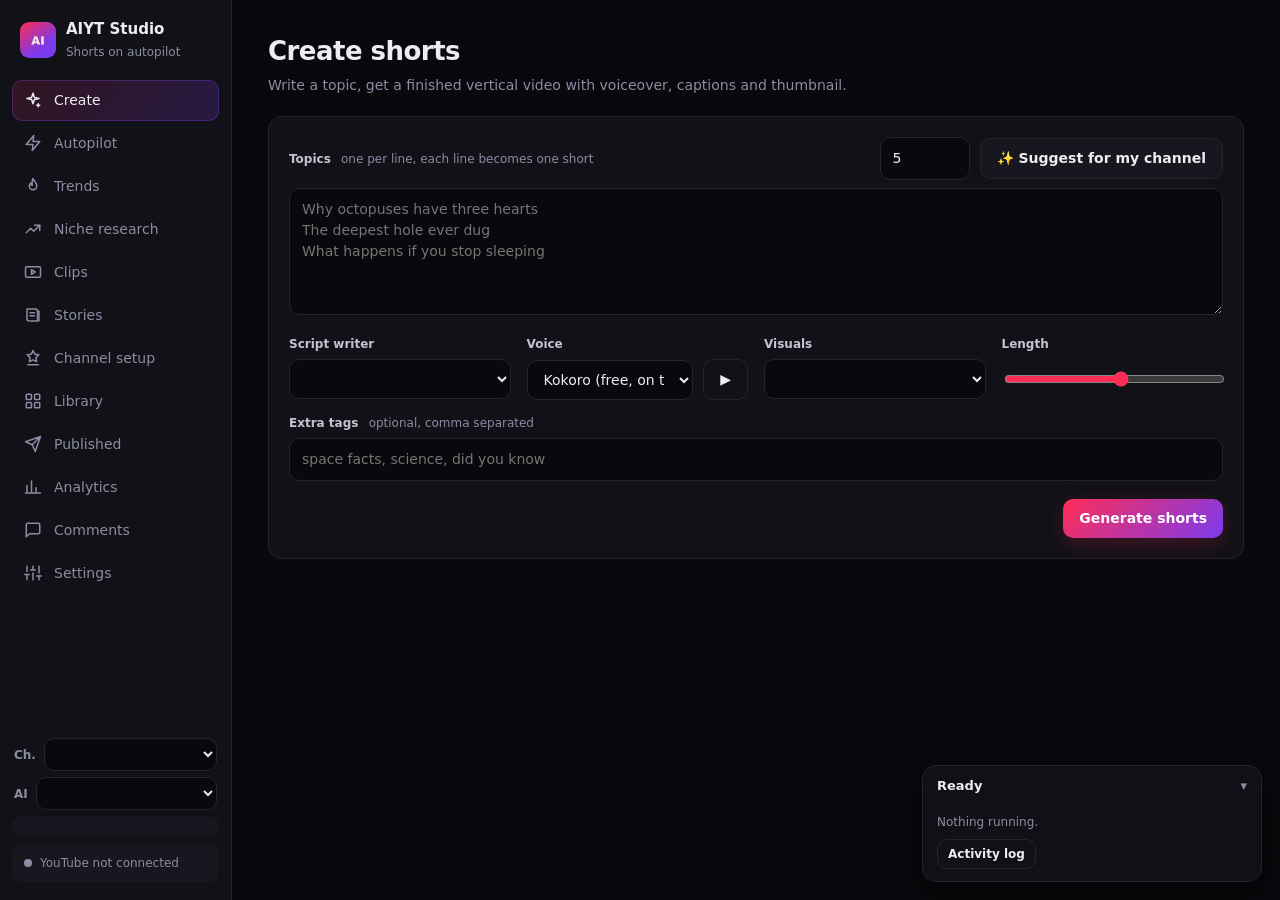
<file: ui/index.html>
<!doctype html>
<html lang="en">
<head>
  <meta charset="utf-8" />
  <meta name="viewport" content="width=device-width, initial-scale=1" />
  <title>AIYT Studio</title>
  <link rel="stylesheet" href="style.css" />
</head>
<body>
  <aside class="sidebar">
    <div class="brand"><img src="icon.png" alt="" /><div><b>AIYT Studio</b><small>Shorts on autopilot</small></div></div>
    <nav>
      <button data-page="create" class="active"><svg viewBox="0 0 24 24"><path d="M12 3l1.9 5.8L20 10l-6.1 1.2L12 17l-1.9-5.8L4 10l6.1-1.2z"/><path d="M19 17v4M17 19h4"/></svg>Create</button>
      <button data-page="autopilot"><svg viewBox="0 0 24 24"><path d="M13 2 3 14h9l-1 8 10-12h-9l1-8z"/></svg>Autopilot</button>
      <button data-page="trends"><svg viewBox="0 0 24 24"><path d="M12 2c1 4 5 5 5 10a5 5 0 0 1-10 0c0-2 1-3 2-4 0 2 1 3 2 3 0-3-1-6 1-9z"/></svg>Trends</button>
      <button data-page="research"><svg viewBox="0 0 24 24"><path d="M3 17l6-6 4 4 8-8"/><path d="M14 7h7v7"/></svg>Niche research</button>
      <button data-page="clips"><svg viewBox="0 0 24 24"><rect x="2" y="5" width="20" height="14" rx="2"/><path d="M10 9l5 3-5 3z"/></svg>Clips</button>
      <button data-page="stories"><svg viewBox="0 0 24 24"><path d="M4 4h11a3 3 0 0 1 3 3v13H7a3 3 0 0 1-3-3z"/><path d="M18 7h2v13"/><path d="M8 9h6M8 13h6"/></svg>Stories</button>
      <button data-page="rebrand"><svg viewBox="0 0 24 24"><path d="M12 2l2.4 4.9 5.4.8-3.9 3.8.9 5.4L12 14.4l-4.8 2.5.9-5.4-3.9-3.8 5.4-.8z"/><path d="M5 21h14"/></svg>Channel setup</button>
      <button data-page="library"><svg viewBox="0 0 24 24"><rect x="3" y="3" width="7" height="7" rx="1.5"/><rect x="14" y="3" width="7" height="7" rx="1.5"/><rect x="3" y="14" width="7" height="7" rx="1.5"/><rect x="14" y="14" width="7" height="7" rx="1.5"/></svg>Library</button>
      <button data-page="published"><svg viewBox="0 0 24 24"><path d="M22 2 11 13M22 2l-7 20-4-9-9-4z"/></svg>Published</button>
      <button data-page="analytics"><svg viewBox="0 0 24 24"><path d="M4 20V10M10 20V4M16 20v-7M22 20H2"/></svg>Analytics</button>
      <button data-page="comments"><svg viewBox="0 0 24 24"><path d="M21 15a2 2 0 0 1-2 2H7l-4 4V5a2 2 0 0 1 2-2h14a2 2 0 0 1 2 2z"/></svg>Comments</button>
      <button data-page="settings"><svg viewBox="0 0 24 24"><path d="M4 21v-7M4 10V3M12 21v-9M12 8V3M20 21v-5M20 12V3M1 14h6M9 8h6M17 16h6"/></svg>Settings</button>
    </nav>
    <div class="swap"><label for="chanSel">Ch.</label><select id="chanSel" title="Your YouTube channels: switch, or add a new one"></select></div>
    <div class="swap"><label for="aiSwap">AI</label><select id="aiSwap" title="Quick swap: use this AI for every job"></select></div>
    <div class="usage" id="usage" title="AI usage: click for details"></div>
    <div class="channel" id="channel"><span class="dot"></span><span id="channelName">YouTube not connected</span></div>
    <div class="live hidden" id="liveStats" title="Live from YouTube. Click to refresh now"><span class="pulse"></span><div><b id="liveSubs">–</b><small>subscribers</small></div><div><b id="liveViews">–</b><small>views</small></div><div><b id="liveLikes">–</b><small>likes</small></div><div class="mon" id="liveMon"></div><small class="live-age" id="liveAge"></small></div>
  </aside>

  <main>
    <!-- CREATE -->
    <section class="page active" id="page-create">
      <header><h1>Create shorts</h1><p>Write a topic, get a finished vertical video with voiceover, captions and thumbnail.</p></header>
      <div id="setupBox"></div>
      <div class="smartBox"></div>
      <div class="card">
        <div class="row between"><label class="lbl" for="topics" style="margin:0">Topics <span class="hint">one per line, each line becomes one short</span></label>
          <div class="row"><input id="ideaCount" type="number" min="1" max="20" value="5" class="w90" title="How many ideas" /><button id="btnChannelIdeas">✨ Suggest for my channel</button></div></div>
        <p class="note" id="channelAbout" style="margin:6px 0 8px"></p>
        <textarea id="topics" rows="5" placeholder="Why octopuses have three hearts&#10;The deepest hole ever dug&#10;What happens if you stop sleeping"></textarea>
        <div class="grid4">
          <div><label class="lbl">Script writer</label><select data-setting="writer" class="writer-select"></select></div>
          <div><label class="lbl">Voice</label><div class="row"><select data-setting="voice"><option value="kokoro">Kokoro (free, on this PC)</option><option value="piper">Piper (fastest, on this PC)</option><option value="gemini">Gemini AI voice</option><option value="local">Windows voice (basic)</option></select><button class="ghost btnPreview" title="Hear the current voice">▶</button></div></div>
          <div><label class="lbl">Visuals</label><select data-setting="visuals" class="visuals-select"></select></div>
          <div><label class="lbl">Length <span class="hint" id="secondsOut"></span></label><input type="range" min="15" max="90" step="5" data-setting="seconds" id="seconds" /></div>
        </div>
        <label class="lbl" for="createTags">Extra tags <span class="hint">optional, comma separated</span></label>
        <input id="createTags" placeholder="space facts, science, did you know" />
        <div class="row end"><button class="primary" id="btnGenerate">Generate shorts</button></div>
      </div>
    </section>

    <!-- AUTOPILOT -->
    <section class="page" id="page-autopilot">
      <header><h1>Autopilot</h1><p>Run it daily on a schedule, or make one batch now.</p></header>
      <div class="card" id="autoCard">
        <div class="row between"><h3 style="margin:0">Daily automation</h3><label class="row"><input type="checkbox" id="auOn" /> <b>On</b></label></div>
        <p class="note" style="margin:6px 0 0">Every day the AI picks shorts for your channel (a short that is blowing up first, then what is trending in general and in your niche), makes them, and publishes each at its time. If making them runs past a time, that short is published as soon as it is ready. Runs while this app is open.</p>
        <div class="grid4">
          <div><label class="lbl">Shorts per day</label><input id="auPer" type="number" min="1" max="10" /></div>
          <div><label class="lbl">For how many days</label><input id="auDays" type="number" min="1" max="365" /></div>
          <div><label class="lbl">Starting</label><input id="auStart" type="date" /></div>
          <div><label class="lbl">Start making at</label><input id="auMake" type="time" /></div>
        </div>
        <label class="lbl">Publish times</label><div id="auTimes" class="row wrap"></div>
        <div class="row between" style="margin-top:14px"><span class="muted small" id="auStatus"></span><button id="btnAutoNow">Run today's batch now</button></div>
      </div>
      <header style="margin-top:8px"><h1 style="font-size:20px">One-off batch</h1><p>Pick a niche. The AI researches what is working, writes the ideas, makes every short and schedules them on YouTube.</p></header>
      <div class="card">
        <div class="grid2">
          <div><label class="lbl" for="apNiche">Niche</label><input id="apNiche" placeholder="e.g. space facts, ancient history, ocean animals" /></div>
          <div><label class="lbl" for="apCount">How many shorts</label><input id="apCount" type="number" min="1" max="30" value="7" /></div>
        </div>
        <label class="lbl">After making them</label>
        <div class="seg" id="apMode">
          <button data-mode="schedule" class="active">Schedule on YouTube</button>
          <button data-mode="now">Upload now</button>
          <button data-mode="none">Just make them</button>
        </div>
        <div id="apSchedule" class="grid2">
          <div><label class="lbl" for="apStart">First post</label><input id="apStart" type="datetime-local" /></div>
          <div><label class="lbl" for="apPerDay">Posts per day</label><select id="apPerDay"><option>1</option><option selected>2</option><option>3</option><option>4</option><option>6</option></select></div>
        </div>
        <div id="apNow" class="hidden"><label class="lbl">Visibility</label><select id="apPrivacy"><option value="public">Public</option><option value="unlisted">Unlisted</option><option value="private">Private</option></select></div>
        <div id="apSlots" class="slots"></div>
        <p class="note">Uses your Create settings (writer, voice, visuals, length). Scheduled shorts are uploaded as private and YouTube publishes each at its time, so your PC can be off after the uploads finish.</p>
        <div class="row end"><button class="primary" id="btnAutopilot">Start autopilot</button></div>
      </div>
    </section>

    <!-- TRENDS -->
    <section class="page" id="page-trends">
      <header><h1>Trends</h1><p>What is taking off right now on Google and YouTube, which trends fit your channel, and why the winners hold attention.</p></header>
      <div class="smartBox"></div>
      <div class="card row wrap">
        <select id="trGeo" class="w90" title="Country"><option>US</option><option>GB</option><option>CA</option><option>AU</option><option>IN</option><option>ZA</option><option>NG</option><option>DE</option><option>FR</option><option>BR</option></select>
        <select id="trCat" style="width:180px" title="YouTube category"><option value="">All categories</option><option value="28">Science &amp; Tech</option><option value="27">Education</option><option value="24">Entertainment</option><option value="23">Comedy</option><option value="20">Gaming</option><option value="17">Sports</option><option value="10">Music</option><option value="15">Pets &amp; Animals</option><option value="26">How-to &amp; Style</option><option value="25">News</option><option value="2">Cars</option><option value="22">People &amp; Blogs</option></select>
        <label class="row muted small"><input type="checkbox" id="trShorts" checked /> Shorts only</label>
        <span class="grow"></span>
        <button id="btnTrends">Refresh trends</button><button class="primary" id="btnPicks">✨ AI picks for my channel</button>
      </div>
      <div id="trPicks"></div>
      <div class="grid2" style="align-items:start"><div class="card"><h3>Rising on Google today</h3><div id="trGoogle" class="muted small">Press Refresh trends.</div></div>
        <div class="card"><h3>Trending on YouTube</h3><p class="note" id="trNote" style="margin:0 0 8px"></p><div id="trYoutube"></div></div></div>
      <div class="card"><h3>Hot in your niche <span class="hint" id="trNicheQ"></span></h3><div id="trNiche" class="muted small">Press Refresh trends.</div></div>
      <div class="card"><h3>Why does this video work?</h3><p class="note" style="margin:0 0 10px">Paste any YouTube, TikTok, Instagram or X link. It is downloaded and transcribed on this PC, its cuts are measured, and your AI explains the hook, structure and retention tricks.</p>
        <div class="row"><input id="wUrl" class="grow" placeholder="https://www.youtube.com/shorts/…" /><button class="primary" id="btnWatch">Analyze</button></div><div id="wReport"></div></div>
    </section>

    <!-- RESEARCH -->
    <section class="page" id="page-research">
      <header><h1>Niche research</h1><p>Live data from this month's top Shorts, analysed by your AI to find angles, ideas and the tags winners use.</p></header>
      <div class="card row wrap">
        <input id="rsNiche" class="grow" placeholder="Niche to research, e.g. psychology facts" />
        <input id="rsCount" type="number" min="3" max="30" value="10" class="w90" title="Ideas" />
        <button class="primary" id="btnResearch">Research</button>
        <button id="btnSuggest">Suggest niches with AI</button>
      </div>
      <div id="niches" class="niche-grid"></div>
      <div id="rsResult"></div>
    </section>

    <!-- CLIPS -->
    <section class="page" id="page-clips">
      <header><h1>Clips</h1><p>Turn the best moment of a longer video into a short with an AI hook, voice intro, subtitles and thumbnail.</p></header>
      <div class="card">
        <div class="seg" id="clipSrc">
          <button data-src="youtube" class="active">YouTube (Creative Commons)</button><button data-src="twitch">Twitch top clips</button><button data-src="link">Paste links</button>
        </div>
        <div id="srcYoutube" class="row wrap" style="margin-top:14px">
          <input id="ccQuery" class="grow" placeholder="Topic, e.g. space documentary, cooking, science lecture" />
          <button class="primary" id="btnCc">Find videos</button><button id="btnCcChannel">Find for my channel</button>
        </div>
        <div id="srcTwitch" class="row wrap hidden" style="margin-top:14px">
          <input id="twLogin" class="grow" placeholder="Twitch streamer username" />
          <select id="twDays" class="w90"><option value="1">24 h</option><option value="7" selected>7 days</option><option value="30">30 days</option></select>
          <button class="primary" id="btnTwitch">Find top clips</button>
        </div>
        <div id="srcLink" class="hidden" style="margin-top:14px">
          <textarea id="clipLinks" rows="3" placeholder="One link per line: Twitch clips, Kick clips, or YouTube videos you have rights to"></textarea>
        </div>
        <p class="note" id="clipNote"></p>
        <label class="row hidden" id="permRow" style="margin-top:12px"><input type="checkbox" id="permOk" /><span>I have the creator's permission to use these clips, or they are from my own channel.</span></label>
      </div>
      <div class="toolbar"><span class="muted" id="clipSel">0 selected</span>
        <div class="row"><label class="muted small" for="clipPer">Shorts per video</label><select id="clipPer" class="w90"><option>1</option><option selected>2</option><option>3</option><option>4</option><option>5</option></select><input id="clipTags" placeholder="Extra tags (optional)" style="width:220px" /><button class="primary" id="btnMakeClips">Make shorts</button></div></div>
      <div class="card filters" id="clipFilters">
        <div><label class="lbl">Sort</label><select id="fSort">
          <option value="smart">Popular · English first · likes</option><option value="views">Most views</option><option value="likes">Most likes</option>
          <option value="ratio">Best like rate</option><option value="comments">Most comments</option><option value="new">Newest</option><option value="long">Longest</option><option value="short">Shortest</option></select></div>
        <div><label class="lbl">Length <span class="hint">new search</span></label><select id="fLen"><option value="medium">4–20 min</option><option value="long">20+ min</option><option value="short">Under 4 min</option><option value="any">Any</option></select></div>
        <div><label class="lbl">Min views</label><input id="fMin" type="number" min="0" step="1000" placeholder="0" /></div>
        <div><label class="lbl">Show</label><div class="checks"><label><input type="checkbox" id="fEnglish" checked /> English only</label><label><input type="checkbox" id="fFresh" /> Hide used videos</label></div></div>
      </div>
      <div id="clipResults" class="jobs"></div>
      <div class="row" style="justify-content:center;margin-top:16px"><button id="btnMore" class="hidden">Load 50 more</button></div>
    </section>

    <!-- STORIES -->
    <section class="page" id="page-stories">
      <header><h1>Stories</h1><p>Animated story series told in parts. The AI studies the most popular stories in your niche, writes original series with recurring characters, and continues the storyline part after part.</p></header>
      <div id="stSetup"></div>
      <div class="card auto-card" id="stAutoCard">
        <div class="row between"><div><h3 style="margin:0">🔁 Auto make &amp; publish</h3>
          <div class="muted small" id="stAutoState">Makes the next part of your current story and publishes it (parts already made but not posted go first), part after part, until YouTube's daily upload limit for this channel. Then it waits and carries on when the limit resets. When a story ends it starts a new one from what is popular. Runs while this app is open.</div></div>
          <label class="switch"><input type="checkbox" id="stAutorun" aria-label="Auto make and publish" /><span></span></label></div>
      </div>
      <div class="card">
        <h3>This channel's stories</h3>
        <div class="grid4">
          <div><label class="lbl">Story channel <span class="hint">Autopilot and ⚡ then make story parts</span></label><select id="stEnabled"><option value="false">Off</option><option value="true">On</option></select></div>
          <div><label class="lbl">Style</label><select id="stStyle"><option value="pixel">8-bit pixel art (recommended)</option><option value="fast">Fast: drawn with code</option><option value="slow">Slow: AI pictures</option></select></div>
          <div><label class="lbl">Part length <span class="hint" id="stSecsOut"></span></label><input type="range" id="stSecs" min="20" max="90" step="5" /></div>
          <div><label class="lbl">Parts per story</label><input type="number" id="stParts" min="1" max="50" class="w90" /></div>
        </div>
        <div class="grid4">
          <div><label class="lbl">Slow-style pictures</label><select id="stImages"><option value="local">Local: free, on your GPU</option><option value="gemini">Gemini: needs a paid key</option></select></div>
          <div><label class="lbl">Narrator voice</label><select id="stNarrator"></select></div>
          <div><label class="lbl">Story writer</label><select data-setting="writer" class="writer-select"></select></div>
        </div>
        <p class="note" id="stStyleNote"></p>
      </div>
      <div class="card">
        <h3 style="margin:0 0 8px">Popular stories in your niche</h3>
        <div class="row wrap"><input id="stNiche" class="grow" placeholder="Story niche, e.g. home energy comedy (empty = the AI works it out from your channel)" /><button class="primary" id="btnStResearch">🔍 Find popular stories</button></div>
        <div id="stResearch" class="muted small" style="margin-top:8px">Find out which stories are getting the most views in your niche, and get original series ideas inspired by them.</div>
      </div>
      <div class="card">
        <h3>Start a series</h3>
        <div class="row wrap"><input id="stIdea" class="grow" placeholder="Your own idea, e.g. a smart fridge that judges everything its owner eats" /><button class="primary" id="btnStNew">Create series</button></div>
      </div>
      <div class="row between"><h3 style="margin:18px 0 8px">Series</h3><label class="row small"><input type="checkbox" id="stAuto" /> Upload each part to YouTube as soon as it is ready</label></div>
      <div id="stSeries"></div>
    </section>
    <!-- REBRAND -->
    <section class="page" id="page-rebrand">
      <header><h1>Channel setup</h1><p>Start a new channel the smart way: the AI finds the niche most likely to grow and earn, designs the whole channel, and once you link it, starts making the best content for it.</p></header>
      <div class="card">
        <h3>1 · Who designs it?</h3>
        <div class="grid2">
          <div><label class="lbl">Channel type</label><select id="wzKind"><option value="">Shorts channel (facts, clips, trends)</option><option value="story">Story channel (animated story series)</option></select></div>
          <div><label class="lbl">AI for planning and writing</label><select id="wzWriter"></select></div>
          <div><label class="lbl">Images (banner and profile picture) <span class="hint" id="wzImgState"></span></label>
            <div class="row"><select id="wzImage"><option value="flux">FLUX: local, free, on your GPU</option><option value="gemini">Gemini: needs a paid key</option></select>
              <button id="btnFluxSetup" class="hidden">Set up FLUX (~10 GB)</button></div></div>
        </div>
      </div>
      <div class="card">
        <div class="row between"><h3 style="margin:0">2 · Pick the niche</h3><button class="primary" id="btnNiches">✨ Find the best niches for me</button></div>
        <p class="note" style="margin:6px 0 10px">The AI shortlists niches, checks each against this month's real Shorts, and scores the chance a new channel grows and earns.</p>
        <div id="wzNiches" class="niche-grid"></div>
        <div class="row wrap"><input id="rbNiche" class="grow" placeholder="…or type a niche, e.g. luxury cars, true crime, AI tools" />
          <button class="primary" id="btnDesignNew">Design my new channel</button><button id="btnRebrand" title="Redesign the channel you are on now">Redesign current channel</button></div>
      </div>
      <div id="rbResult"></div>
      <div class="card hidden" id="wzLink">
        <h3>3 · Create the channel on YouTube, then link it</h3>
        <ol class="steps">
          <li>Create the channel: <a data-link="https://www.youtube.com/channel_switcher">YouTube → Switch account → Create a channel</a>. Use the name and handle above (tap to copy).</li>
          <li>Google secrets: already set in Settings? If not, add your OAuth client ID and secret there (one time, works for every channel).</li>
          <li>Press <b>Link my new channel</b> and pick it on Google's screen. The app then applies the banner, description, keywords and playlists, and starts finding the best shorts for the niche.</li>
        </ol>
        <div class="row end"><button class="primary" id="btnLinkNew">Link my new channel</button></div>
      </div>
    </section>

    <!-- LIBRARY -->
    <section class="page" id="page-library">
      <header class="row between"><div><h1>Library</h1><p>Everything you have made. Select shorts to upload or schedule them.</p></div>
        <button id="btnOpenOut" class="ghost">Open output folder</button></header>
      <div class="toolbar">
        <div class="seg small" id="libFilter">
          <button data-f="all" class="active">All</button><button data-f="progress">In progress</button><button data-f="draft">Ready to post</button><button data-f="failed">Failed</button>
        </div>
        <div class="row">
          <span class="muted small" id="capInfo"></span><span class="muted" id="selCount">0 selected</span><button class="ghost" id="selAll" title="Select every short ready to post">All</button><button class="ghost" id="selHalf" title="Select the older half (post the rest later)">Half</button><button class="ghost" id="selNone">None</button>
          <input type="datetime-local" id="libStart" title="First post" />
          <select id="libPerDay" title="Posts per day"><option value="1">1/day</option><option value="2" selected>2/day</option><option value="3">3/day</option><option value="4">4/day</option></select>
          <button id="btnSchedule">Schedule</button>
          <select id="libPrivacy"><option value="public">Public</option><option value="unlisted">Unlisted</option><option value="private">Private</option></select>
          <button class="primary" id="btnUploadNow">Upload now</button>
        </div>
      </div>
      <div id="jobs" class="jobs"></div>
    </section>

    <!-- PUBLISHED -->
    <section class="page" id="page-published">
      <header><h1>Published</h1><p>Everything on your channel from this app. Each short can only ever be uploaded once, and the same topic or video moment is never posted twice.</p></header>
      <div class="toolbar"><div class="seg small" id="pubFilter"><button data-f="all" class="active">All</button><button data-f="uploaded">Live</button><button data-f="scheduled">Scheduled</button></div></div>
      <div id="pubJobs" class="jobs"></div>
    </section>

    <!-- ANALYTICS -->
    <section class="page" id="page-analytics">
      <header class="row between"><div><h1>Analytics</h1><p>How your channel is doing, with estimated Shorts revenue. Numbers come from YouTube; revenue is an estimate from your RPM setting.</p></div>
        <button class="primary" id="btnAnalytics">Refresh</button></header>
      <div class="card" id="allCard"><div class="row between"><h3 style="margin:0">📺 All your channels</h3><button class="ghost small" id="btnAll">Refresh</button></div>
        <div id="allBody" class="muted small" style="margin-top:8px">Loading every channel…</div></div>
      <div class="card" id="monCard"><span class="muted small">Loading your progress…</span></div>
      <div class="card" id="formulaCard">
        <div class="row between"><h3 style="margin:0">🧪 Your winning formula <span class="hint">what your best shorts have in common, and more shorts made exactly that way</span></h3>
          <button class="primary" id="btnFormula">Analyse my best shorts</button></div>
        <div id="formulaBody" class="muted small" style="margin-top:8px">Ranks every short by views per day, adds retention and what viewers comment, and compares your best with your weakest to find the exact formula: title, opening line, structure, length, pacing, tone and visuals.</div>
      </div>
      <div id="anTiles" class="tiles"></div>
      <div class="card"><div class="row between"><h3>Studio stats <span class="hint">YouTube Analytics: watch time, retention, traffic</span></h3>
        <div class="row"><select id="stDays" class="w90"><option value="7">7 days</option><option value="28" selected>28 days</option><option value="90">90 days</option><option value="365">1 year</option></select>
          <label class="row muted small"><input type="checkbox" id="stAdvice" checked /> AI advice</label><button id="btnStudio">Load Studio stats</button></div></div>
        <div id="stBody" class="muted small">Shows watch time, average % viewed, subscribers gained and where views come from.</div></div>
      <div class="card"><div class="row between"><h3>Your latest uploads</h3><span class="muted small" id="anNote"></span></div><div id="anTable"></div></div>
    </section>

    <!-- COMMENTS -->
    <section class="page" id="page-comments">
      <header class="row between"><div><h1>Comments</h1><p>The AI drafts replies to new comments. Nothing is posted until you approve it.</p></div>
        <div class="row"><button id="btnPostAll" class="hidden">Post all drafts</button><button class="primary" id="btnComments">Fetch &amp; draft replies</button></div></header>
      <div id="commentList"></div>
    </section>

    <!-- SETTINGS -->
    <section class="page" id="page-settings">
      <header><h1>Settings</h1><p>Changes save automatically. Keys and your YouTube login stay on this computer.</p></header>
      <div class="settings">
        <div class="card">
          <h3>Default AI</h3>
          <p class="note">Use an API key, or a subscription you already pay for through its official command-line app (log in to it once).</p>
          <div id="writerCards" class="writer-cards"></div>
          <label class="lbl">Model override <span class="hint">optional, e.g. haiku · sonnet · gpt-5 · llama3.2:3b. Empty: Claude uses sonnet</span></label>
          <input data-setting="writer_model" placeholder="Use the default model" />
        </div>
<div class="card">          <h3>Models per job</h3>          <p class="note" style="margin:0 0 6px">Pick which AI and model does each kind of work. Cheaper models (Claude haiku/sonnet, Gemini flash-lite, a small Ollama model) stretch your limits further.</p>          <div id="taskModels"></div>          <datalist id="modelList-claude"></datalist><datalist id="modelList-gemini"></datalist><datalist id="modelList-codex"></datalist><datalist id="modelList-opencode"></datalist><datalist id="modelList-ollama"></datalist>        </div>
        <div class="card">
          <h3>YouTube channel</h3>
          <div class="row between"><div><b id="ytStatus">Not connected</b><div class="muted small" id="ytSub">Needed for uploads, scheduling, live research and comments.</div></div>
            <div class="row"><button id="btnDisconnect" class="ghost hidden">Disconnect</button><button class="primary" id="btnConnect">Connect YouTube</button></div></div>
          <div class="grid2">
            <div><label class="lbl">OAuth client ID</label><input data-setting="google_client_id" placeholder="xxxx.apps.googleusercontent.com" /></div>
            <div><label class="lbl">OAuth client secret</label><input data-setting="google_client_secret" type="password" /></div>
          </div>
          <details><summary>How to get these (5 minutes, one time)</summary>
            <ol>
              <li>Open <a data-link="https://console.cloud.google.com/projectcreate">Google Cloud Console</a> and create a project.</li>
              <li>Enable the <a data-link="https://console.cloud.google.com/apis/library/youtube.googleapis.com">YouTube Data API v3</a>.</li>
              <li>Set up the <a data-link="https://console.cloud.google.com/auth/branding">OAuth consent screen</a> (External) and add your Google account as a test user.</li>
              <li><a data-link="https://console.cloud.google.com/auth/clients">Create an OAuth client</a> of type <b>Desktop app</b> and paste its ID and secret here.</li>
              <li>Uploads from a new, unaudited Google project are locked to private by YouTube. To post public videos, request the free <a data-link="https://support.google.com/youtube/contact/yt_api_form">API audit</a>.</li>
            </ol>
          </details>
        </div>
        <div class="card">
          <h3>API keys</h3>
          <label class="lbl">Gemini <a class="hint" data-link="https://aistudio.google.com/apikey">get a free key</a></label>
          <input data-setting="gemini_key" type="password" placeholder="For Gemini writer, AI voice and AI images" />
          <label class="lbl">Pexels <a class="hint" data-link="https://www.pexels.com/api/">get a free key</a></label>
          <input data-setting="pexels_key" type="password" placeholder="Free stock video, OK for monetized videos" />
          <label class="lbl">Pixabay <a class="hint" data-link="https://pixabay.com/api/docs/">get a free key</a></label>
          <input data-setting="pixabay_key" type="password" placeholder="Free stock video, OK for monetized videos" />
          <label class="lbl">Twitch client ID &amp; secret <a class="hint" data-link="https://dev.twitch.tv/console/apps/create">create a free app</a></label>
          <div class="grid2"><input data-setting="twitch_client_id" placeholder="Client ID" /><input data-setting="twitch_client_secret" type="password" placeholder="Client secret" /></div>
        </div>
        <div class="card">
          <h3>Voice &amp; sound</h3>
          <div class="grid2">
            <div><label class="lbl">Kokoro voice <span class="hint">free, runs on this PC</span></label><div class="row"><select data-setting="kokoro_voice" id="kokoroVoices"></select><button class="ghost btnPreview" data-voice="kokoro" title="Hear it">▶</button></div></div>
            <div><label class="lbl">Piper voice <span class="hint">lightest, near-instant</span></label><div class="row"><select data-setting="piper_voice" id="piperVoices"></select><button class="ghost btnPreview" data-voice="piper" title="Hear it">▶</button></div></div>
            <div><label class="lbl">Render videos on</label><select data-setting="gpu_encode"><option value="auto">GPU (NVIDIA NVENC) if available</option><option value="off">CPU only</option></select></div>
            <div><label class="lbl">Local voices run on</label><select data-setting="kokoro_device"><option value="auto">Auto: GPU if set up, else CPU</option><option value="gpu">GPU only (NVIDIA)</option><option value="cpu">CPU only</option></select></div>
            <div><label class="lbl">GPU voices <span class="hint" id="gpuState"></span></label><button id="btnGpuSetup">Set up GPU voices (~2.6 GB, one time)</button></div>
            <div><label class="lbl">Gemini voice</label><select data-setting="gemini_voice">
              <option>Puck</option><option>Charon</option><option>Kore</option><option>Fenrir</option><option>Aoede</option><option>Zephyr</option><option>Orus</option><option>Leda</option><option>Enceladus</option><option>Sadachbia</option></select></div>
            <div><label class="lbl">Background music folder <span class="hint">optional</span></label><input data-setting="music_dir" placeholder="C:\Music\royalty-free" /></div>
          </div>
          <div class="grid2"><div><label class="lbl">Shorts RPM (US$ per 1,000 views) <span class="hint">for revenue estimates</span></label><input data-setting="rpm" type="number" step="0.01" min="0" /></div>
            <div><label class="lbl">Engagement comment</label><select data-setting="auto_comment"><option value="true">Post an AI comment on every short</option><option value="false">Off</option></select></div></div>
          <p class="note">Only put music you have rights to in this folder (e.g. the YouTube Audio Library). A random track plays quietly under the voice.</p>
        </div>
<div class="card">          <h3>Look</h3>
          <div class="grid2" style="margin-bottom:8px"><div><label class="lbl">AI images <span class="hint" id="imgState"></span></label><select data-setting="image_model"><option value="flux">FLUX: local, free, on your GPU</option><option value="gemini">Gemini: needs a paid key</option></select></div>
            <div><label class="lbl">Local FLUX</label><button id="btnFluxSetup2">Set up FLUX (~10 GB, one time)</button></div></div>          <p class="note" style="margin:0 0 6px">One house style for every short, whichever AI or tool made it: hook banner on top, big pop-in captions.</p>          <div class="grid2">            <div><label class="lbl">Hook banner on top</label><select data-setting="style_hook"><option value="true">On</option><option value="false">Off</option></select></div>            <div><label class="lbl">Caption language <span class="hint">Whisper subtitles for clips</span></label><select data-setting="caption_language"><option value="en">English</option><option value="auto">Auto-detect</option><option value="es">Spanish</option><option value="pt">Portuguese</option><option value="fr">French</option><option value="de">German</option></select></div>            <div><label class="lbl">Banner colour</label><input type="color" data-setting="style_hook_color" /></div>            <div><label class="lbl">Caption accent colour</label><input type="color" data-setting="style_accent" /></div>            <div><label class="lbl">Subscribe call + animated button</label><select data-setting="cta_rate"><option value="0">Never</option><option value="25">1 in 4 shorts</option><option value="33">1 in 3 shorts</option><option value="50">Half of shorts</option><option value="100">Every short</option></select></div>            <div><label class="lbl">Tune it from my stats</label><select data-setting="cta_auto"><option value="true">Yes: adjust daily (retention vs subscribers)</option><option value="false">No: keep my setting</option></select></div>          </div>          <p class="note">Applies to new shorts and to any you Retry. Background music: leave the music folder empty to use the built-in library (Kevin MacLeod, CC BY 4.0; the credit is added to each description automatically).</p>        </div>
        <div class="card">
          <h3>Advanced</h3>
          <div class="grid2">
            <div><label class="lbl">Gemini text model</label><input data-setting="gemini_text_model" /></div>
            <div><label class="lbl">Gemini voice model</label><input data-setting="gemini_tts_model" /></div>
            <div><label class="lbl">Gemini image model</label><input data-setting="gemini_image_model" /></div>
            <div><label class="lbl">Ollama address</label><input data-setting="ollama_host" /></div>
            <div><label class="lbl">Milestone confetti</label><select id="confettiPref"><option value="on">Always show</option><option value="system">Follow Windows "reduce motion"</option></select></div>
          </div>
          <p class="note" id="outDir"></p>
        </div>
      </div>
    </section>

  </main>

  <!-- QUEUE: every task on every channel, running first; collapses to a pill -->
  <div class="qwin" id="activity">
    <div class="qhead" id="activityBar" title="Show or hide the queue"><span class="spinner hidden" id="spinner"></span><b id="qRunTitle">Ready</b><span class="qtext hidden" id="qtext"></span><span class="qtext hidden" id="qWait"></span><span class="chev">▾</span></div>
    <div class="qbody">
      <div id="qList"></div>
      <div class="qbar hidden" id="qbar"><div id="qfill"></div></div>
      <div class="qstep" id="lastLog">Nothing running.</div>
      <div class="row between"><button class="ghost small" id="btnLog">Activity log</button><button id="btnCancel" class="danger hidden" title="Stop the running task (the rest of the queue carries on)">■ Cancel running</button></div>
      <pre id="log" class="hidden"></pre>
    </div>
  </div>

  <div class="modal hidden" id="modal"><div class="modal-box">
    <video id="mVideo" controls playsinline></video>
    <div class="modal-form">
      <div class="row between"><span id="mStatus" class="badge"></span><button class="ghost" id="mClose">✕</button></div>
      <label class="lbl">Title</label><input id="mTitle" maxlength="100" />
      <label class="lbl">Description</label><textarea id="mDesc" rows="6"></textarea>
      <label class="lbl">Tags <span class="hint">comma separated</span></label><textarea id="mTags" rows="3"></textarea>
      <p class="note err" id="mError"></p>
      <div class="row end"><button id="mYoutube" class="ghost hidden">Open on YouTube</button><button class="primary" id="mSave">Save</button></div>
    </div>
  </div></div>

  <div class="modal hidden" id="usageModal"><div class="modal-box usage-box"><div class="modal-form">
    <div class="row between"><h3 style="margin:0">AI usage &amp; what is left</h3><div class="row"><button class="ghost" id="usageRefresh">Refresh</button><button class="ghost" id="usageClose">✕</button></div></div>
    <div id="usageBody"></div>
  </div></div></div>

  <div class="modal hidden" id="quickModal"><div class="modal-box quick-box"><div class="modal-form">
    <div class="row between"><h3 style="margin:0" id="qTitle">⚡ Make 3 shorts now</h3><button class="ghost" id="qClose">✕</button></div>
    <div id="qStart">
      <p class="muted">Picks the 3 best topics from what is most popular in this channel's niche right now, then makes them with the right tags, look, music and call to action.</p>
      <label class="row" style="margin:10px 0"><input type="checkbox" id="qAuto" /><span><b>Auto-upload</b>: publish each one as soon as it is made (skip review)</span></label>
      <div class="row end"><button class="primary" id="qGo">Make 3 shorts</button></div>
    </div>
    <div id="qReview" class="hidden">
      <p class="muted" id="qNote"></p>
      <div id="qItems" class="quick-items"></div>
      <div class="row end"><button class="ghost" id="qLater">Keep as drafts</button><button class="primary" id="qPublishAll">Publish all now</button></div>
    </div>
  </div></div></div>

  <div id="toasts"></div>
  <script src="app.js"></script>
</body>
</html>
</file>
<file: ui/style.css>
:root {
  --bg: #09090d; --panel: #111118; --panel2: #171720; --border: #24242f; --text: #ececf3; --muted: #8c8ca3;
  --accent: #ff2d55; --accent2: #7c3aed; --ok: #22c55e; --warn: #f59e0b; --err: #ef4444; --info: #3b82f6;
  --grad: linear-gradient(135deg, var(--accent), var(--accent2)); --r: 14px;
  color-scheme: dark;
}
* { box-sizing: border-box; }
html, body { margin: 0; height: 100%; }
body { display: flex; background: var(--bg); color: var(--text); font: 14px/1.5 "Segoe UI Variable Text", "Segoe UI", Inter, system-ui, sans-serif; overflow: hidden; }
h1 { font-size: 26px; margin: 0 0 4px; letter-spacing: -.02em; }
h3 { margin: 0 0 10px; font-size: 15px; }
header { margin-bottom: 20px; }
header p { margin: 0; color: var(--muted); }
a, [data-link] { color: #a78bfa; cursor: pointer; text-decoration: none; }
a:hover { text-decoration: underline; }
.hidden { display: none !important; }
.muted { color: var(--muted); } .small { font-size: 12px; }

/* sidebar */
.sidebar { width: 232px; flex-shrink: 0; background: var(--panel); border-right: 1px solid var(--border); display: flex; flex-direction: column; padding: 18px 12px; }
.brand { display: flex; gap: 10px; align-items: center; padding: 0 8px 18px; }
.brand img { width: 36px; height: 36px; border-radius: 9px; }
.brand b { display: block; font-size: 15px; } .brand small { color: var(--muted); font-size: 12px; }
nav { display: flex; flex-direction: column; gap: 2px; flex: 1; }
nav button { all: unset; display: flex; gap: 12px; align-items: center; padding: 10px 12px; border-radius: 10px; color: var(--muted); cursor: pointer; font-weight: 500; }
nav button:hover { background: var(--panel2); color: var(--text); }
nav button.active { background: linear-gradient(135deg, #ff2d5522, #7c3aed33); color: var(--text); box-shadow: inset 0 0 0 1px #7c3aed55; }
nav svg { width: 18px; height: 18px; fill: none; stroke: currentColor; stroke-width: 2; stroke-linecap: round; stroke-linejoin: round; }
.channel { display: flex; gap: 8px; align-items: center; padding: 10px 12px; border-radius: 10px; background: var(--panel2); font-size: 12px; color: var(--muted); cursor: pointer; overflow: hidden; white-space: nowrap; text-overflow: ellipsis; }
.channel .dot { width: 8px; height: 8px; border-radius: 50%; background: var(--muted); flex-shrink: 0; }
.channel.on .dot { background: var(--ok); box-shadow: 0 0 8px var(--ok); } .channel.on { color: var(--text); }

/* main */
main { flex: 1; position: relative; display: flex; flex-direction: column; min-width: 0; }
.page { display: none; flex: 1; overflow-y: auto; padding: 32px 36px 90px; }
.page.active { display: block; animation: fade .2s ease; }
@keyframes fade { from { opacity: 0; transform: translateY(4px); } }
.card { background: var(--panel); border: 1px solid var(--border); border-radius: var(--r); padding: 20px; margin-bottom: 16px; }
.lbl { display: block; font-size: 12px; font-weight: 600; color: #c4c4d4; margin: 14px 0 6px; }
.hint { font-weight: 400; color: var(--muted); margin-left: 6px; }
input, select, textarea { width: 100%; background: var(--bg); border: 1px solid var(--border); color: var(--text); border-radius: 10px; padding: 10px 12px; font: inherit; outline: none; transition: border .15s, box-shadow .15s; }
input:focus, select:focus, textarea:focus { border-color: var(--accent2); box-shadow: 0 0 0 3px #7c3aed33; }
textarea { resize: vertical; }
input[type=range] { padding: 0; accent-color: var(--accent); margin-top: 12px; border: 0; background: none; box-shadow: none; }
input[type=checkbox] { width: 18px; height: 18px; accent-color: var(--accent); cursor: pointer; }
button { background: var(--panel2); color: var(--text); border: 1px solid var(--border); border-radius: 10px; padding: 9px 16px; font: inherit; font-weight: 600; cursor: pointer; white-space: nowrap; transition: transform .1s, filter .15s, background .15s; }
button:hover { background: #20202b; } button:active { transform: scale(.97); }
button.primary { background: var(--grad); border: 0; color: #fff; box-shadow: 0 6px 20px #ff2d5533; }
button.primary:hover { filter: brightness(1.1); }
button.ghost { background: transparent; }
button.danger:hover { background: #ef444422; color: var(--err); border-color: #ef444455; }
button:disabled { opacity: .45; cursor: not-allowed; transform: none; }
.row { display: flex; gap: 10px; align-items: center; } .row.wrap { flex-wrap: wrap; } .row.end { justify-content: flex-end; margin-top: 18px; } .row.between { justify-content: space-between; }
.grow { flex: 1; min-width: 200px; } .w90 { width: 90px; }
.grid2 { display: grid; grid-template-columns: 1fr 1fr; gap: 0 16px; }
.grid4 { display: grid; grid-template-columns: repeat(4, 1fr); gap: 0 16px; }
.note { color: var(--muted); font-size: 12px; margin: 12px 0 0; } .note.err { color: var(--err); }
.seg { display: inline-flex; background: var(--bg); border: 1px solid var(--border); border-radius: 11px; padding: 3px; gap: 2px; }
.seg button { border: 0; background: transparent; color: var(--muted); padding: 7px 14px; border-radius: 8px; }
.seg button.active { background: var(--panel2); color: var(--text); box-shadow: 0 1px 0 #ffffff10 inset; }
.seg.small button { padding: 5px 11px; font-size: 13px; }
.slots { display: flex; flex-wrap: wrap; gap: 6px; margin-top: 14px; }
.slots span, .chip { background: var(--panel2); border: 1px solid var(--border); border-radius: 999px; padding: 4px 10px; font-size: 12px; }
.chip { cursor: pointer; display: inline-block; margin: 0 6px 6px 0; } .chip:hover { border-color: var(--accent2); }
.badge { display: inline-block; font-size: 11px; font-weight: 700; padding: 3px 9px; border-radius: 999px; text-transform: uppercase; letter-spacing: .04em; background: #ffffff14; color: var(--muted); }
.badge.draft { background: #3b82f622; color: #93c5fd; } .badge.scheduled { background: #f59e0b22; color: #fcd34d; }
.badge.uploaded { background: #22c55e22; color: #86efac; } .badge.failed { background: #ef444422; color: #fca5a5; }
.badge.generating { background: #7c3aed33; color: #c4b5fd; }
.badge.good { background: #22c55e22; color: #86efac; } .badge.mid { background: #f59e0b22; color: #fcd34d; } .badge.bad { background: #ef444422; color: #fca5a5; }

/* settings */
.settings { display: grid; grid-template-columns: repeat(auto-fit, minmax(420px, 1fr)); gap: 0 16px; align-items: start; }
.writer-cards { display: grid; grid-template-columns: repeat(auto-fill, minmax(160px, 1fr)); gap: 8px; }
.writer-cards button { text-align: left; padding: 12px; display: flex; flex-direction: column; gap: 2px; font-weight: 500; white-space: normal; }
.writer-cards button b { font-size: 13px; } .writer-cards button small { color: var(--muted); font-size: 11px; }
.writer-cards button.active { border-color: var(--accent2); background: #7c3aed1f; box-shadow: 0 0 0 1px var(--accent2) inset; }
details { margin-top: 14px; color: var(--muted); } summary { cursor: pointer; color: var(--text); font-weight: 600; }
details li { margin: 6px 0; }

/* research */
.niche-grid { display: grid; grid-template-columns: repeat(auto-fill, minmax(260px, 1fr)); gap: 12px; margin-bottom: 16px; }
.niche { background: var(--panel); border: 1px solid var(--border); border-radius: var(--r); padding: 16px; display: flex; flex-direction: column; gap: 8px; }
.niche p { margin: 0; color: var(--muted); font-size: 13px; } .niche ul { margin: 0; padding-left: 18px; font-size: 12px; color: #c4c4d4; }
.niche button { margin-top: auto; }
.ideas label { display: flex; gap: 10px; align-items: flex-start; padding: 8px 4px; border-bottom: 1px solid var(--border); cursor: pointer; }
.ideas label:last-child { border: 0; }
table { width: 100%; border-collapse: collapse; font-size: 13px; } td { padding: 7px 4px; border-bottom: 1px solid var(--border); } td:last-child { text-align: right; color: var(--muted); white-space: nowrap; }

/* library */
.toolbar { display: flex; justify-content: space-between; gap: 12px; flex-wrap: wrap; margin-bottom: 16px; position: sticky; top: -32px; z-index: 2; background: var(--bg); padding: 8px 0; }
.toolbar select, .toolbar input { width: auto; padding: 7px 10px; }
.jobs { display: grid; grid-template-columns: repeat(auto-fill, minmax(190px, 1fr)); gap: 14px; }
.job { background: var(--panel); border: 1px solid var(--border); border-radius: var(--r); overflow: hidden; display: flex; flex-direction: column; transition: border .15s, transform .15s; }
.job:hover { border-color: #3a3a4a; transform: translateY(-2px); }
.job.sel { border-color: var(--accent); box-shadow: 0 0 0 1px var(--accent); }
.thumb { position: relative; aspect-ratio: 9/16; background: linear-gradient(160deg, #1d1d2a, #0e0e14); cursor: pointer; display: grid; place-items: center; color: var(--muted); }
.thumb img { width: 100%; height: 100%; object-fit: cover; position: absolute; inset: 0; }
.thumb input { position: absolute; top: 10px; left: 10px; z-index: 1; }
.thumb .badge { position: absolute; top: 10px; right: 10px; z-index: 1; backdrop-filter: blur(6px); }
.job .meta { padding: 10px 12px 12px; display: flex; flex-direction: column; gap: 8px; flex: 1; }
.job .title { font-weight: 600; font-size: 13px; line-height: 1.35; display: -webkit-box; -webkit-line-clamp: 2; -webkit-box-orient: vertical; overflow: hidden; }
.job .sub { font-size: 11px; color: var(--muted); }
.job .acts { display: flex; gap: 6px; margin-top: auto; } .job .acts button { padding: 5px 9px; font-size: 12px; flex: 1; }
.empty { text-align: center; color: var(--muted); padding: 60px 20px; border: 1px dashed var(--border); border-radius: var(--r); grid-column: 1 / -1; }

/* comments */
.comment { display: grid; grid-template-columns: 1fr 1fr; gap: 16px; }
.comment .who { font-weight: 600; } .comment .vid { font-size: 12px; color: var(--muted); margin-bottom: 6px; }
.comment .text { white-space: pre-wrap; color: #d6d6e2; }
.comment .row.end { margin-top: 8px; }

/* queue window (bottom right, every task on every channel) */
.qwin { position: fixed; right: 18px; bottom: 18px; width: 340px; max-width: calc(100vw - 36px); background: #111118f2; backdrop-filter: blur(12px); border: 1px solid var(--border); border-radius: 14px; box-shadow: 0 14px 40px #000a; z-index: 9; overflow: hidden; }
.qhead { display: flex; gap: 8px; align-items: center; padding: 10px 14px; cursor: pointer; font-size: 13px; }
.qhead b { flex: 1; min-width: 0; overflow: hidden; white-space: nowrap; text-overflow: ellipsis; }
.qhead .chev { color: var(--muted); transition: transform .15s; }
.qbody { padding: 0 14px 12px; display: flex; flex-direction: column; gap: 8px; max-height: 60vh; overflow-y: auto; }
.qwin.min .qbody { display: none; } .qwin.min .chev { transform: rotate(180deg); }
.qwin.idle.min { width: auto; }
.qwin.idle .qhead b { color: var(--muted); font-weight: 500; }
.qitem { display: flex; gap: 10px; align-items: center; padding: 8px 10px; border-radius: 10px; background: var(--panel2); }
.qitem b { display: block; font-size: 13px; overflow: hidden; white-space: nowrap; text-overflow: ellipsis; }
.qitem small { color: var(--muted); font-size: 11px; }
.qitem .grow { min-width: 0; }
.qdot { width: 8px; height: 8px; border-radius: 50%; background: var(--muted); flex-shrink: 0; }
.qitem.run { box-shadow: inset 0 0 0 1px #7c3aed66; } .qitem.run .qdot { background: var(--ok); box-shadow: 0 0 8px var(--ok); }
.qitem button { padding: 2px 8px; }
.qstep { font-size: 12px; color: var(--muted); overflow: hidden; white-space: nowrap; text-overflow: ellipsis; }
.qwin pre { margin: 0; max-height: 220px; overflow: auto; font: 11px/1.55 "Cascadia Code", Consolas, monospace; color: #b8b8cc; white-space: pre-wrap; background: var(--bg); border-radius: 8px; padding: 8px; }
button.small { padding: 5px 10px; font-size: 12px; }
/* smart picks: one slim line each */
.picks { display: flex; flex-direction: column; gap: 6px; margin-bottom: 16px; }
.pick { display: flex; gap: 10px; align-items: center; padding: 8px 12px; border-radius: 12px; border: 1px solid #f59e0b55; background: linear-gradient(135deg, #f59e0b12, #ff2d5512); }
.pick .ellip { min-width: 0; overflow: hidden; white-space: nowrap; text-overflow: ellipsis; }
.pick .ellip b { margin-right: 8px; }
/* on/off switch */
.switch { position: relative; display: inline-block; width: 46px; height: 26px; flex-shrink: 0; }
.switch input { opacity: 0; width: 0; height: 0; }
.switch span { position: absolute; inset: 0; border-radius: 999px; background: var(--panel2); border: 1px solid var(--border); cursor: pointer; transition: background .15s; }
.switch span::after { content: ""; position: absolute; top: 3px; left: 3px; width: 18px; height: 18px; border-radius: 50%; background: var(--muted); transition: transform .15s, background .15s; }
.switch input:checked + span { background: var(--grad); border-color: transparent; }
.switch input:checked + span::after { transform: translateX(20px); background: #fff; }
.switch input:focus-visible + span { box-shadow: 0 0 0 3px #7c3aed55; }
.auto-card.on { border-color: #7c3aed88; background: linear-gradient(135deg, #ff2d550f, #7c3aed1a); }
.auto-card .muted { max-width: 760px; margin-top: 4px; }
/* all channels */
.tablewrap { overflow-x: auto; }
.all-table th { text-align: left; font-size: 11px; color: var(--muted); font-weight: 600; padding: 6px 4px; white-space: nowrap; }
.all-table td { white-space: nowrap; padding: 9px 8px; } .all-table td:first-child { white-space: normal; min-width: 150px; } .all-table th { padding: 6px 8px; }
.all-table td:last-child { text-align: left; }
.all-table tr[data-ch] { cursor: pointer; } .all-table tr[data-ch]:hover td { background: #ffffff06; }
.all-table tr.sel td:first-child { box-shadow: inset 3px 0 0 var(--accent); padding-left: 10px; }
.spinner { width: 14px; height: 14px; border-radius: 50%; border: 2px solid #ffffff22; border-top-color: var(--accent); animation: spin .8s linear infinite; flex-shrink: 0; }
@keyframes spin { to { transform: rotate(360deg); } }

/* modal & toasts */
.modal { position: fixed; inset: 0; background: #000a; backdrop-filter: blur(4px); display: grid; place-items: center; z-index: 10; animation: fade .15s; }
.modal-box { display: flex; gap: 20px; background: var(--panel); border: 1px solid var(--border); border-radius: 18px; padding: 20px; width: min(980px, 94vw); max-height: 92vh; }
.modal-box video { height: min(78vh, 720px); aspect-ratio: 9/16; background: #000; border-radius: 12px; flex-shrink: 0; }
.modal-form { flex: 1; overflow-y: auto; min-width: 0; }
#toasts { position: fixed; top: 18px; right: 18px; display: flex; flex-direction: column; gap: 8px; z-index: 20; }
.toast { background: var(--panel2); border: 1px solid var(--border); border-left: 3px solid var(--ok); padding: 12px 16px; border-radius: 10px; max-width: 380px; box-shadow: 0 10px 30px #0008; animation: fade .2s; font-size: 13px; word-break: break-word; }
.toast.err { border-left-color: var(--err); }
::-webkit-scrollbar { width: 10px; height: 10px; } ::-webkit-scrollbar-thumb { background: #26263a; border-radius: 10px; border: 2px solid var(--bg); }
.clip .thumb { aspect-ratio: 16/9; }
.clip .dur { position: absolute; bottom: 8px; right: 8px; background: #000c; font-size: 11px; padding: 2px 6px; border-radius: 6px; z-index: 1; }
.card > .lbl:first-child, .card > .seg:first-child { margin-top: 0; }
.brand-art { display: flex; gap: 16px; align-items: center; }
.brand-art img.banner { width: 100%; max-width: 620px; border-radius: 12px; border: 1px solid var(--border); }
.brand-art img.avatar { width: 120px; height: 120px; border-radius: 50%; border: 1px solid var(--border); }
.swatch { display: inline-block; width: 18px; height: 18px; border-radius: 5px; vertical-align: middle; margin-right: 6px; border: 1px solid #fff3; }
input[type=color] { width: 56px; height: 42px; padding: 4px; cursor: pointer; }
#btnCancel { padding: 5px 12px; font-size: 12px; }
/* usage panel (sidebar) */
.usage { display: flex; flex-direction: column; gap: 8px; padding: 10px 12px; margin-bottom: 8px; border-radius: 10px; background: var(--panel2); cursor: pointer; font-size: 12px; }
.usage:hover { box-shadow: inset 0 0 0 1px var(--accent2); }
.usage .u-row { display: flex; flex-direction: column; gap: 4px; }
.usage .u-top { display: flex; justify-content: space-between; color: var(--muted); }
.usage .u-top b { color: var(--text); font-weight: 600; }
.meter { height: 4px; border-radius: 4px; background: #ffffff14; overflow: hidden; }
.meter > i { display: block; height: 100%; border-radius: 4px; background: var(--accent2); }
.meter.warn > i { background: var(--warn); } .meter.full > i { background: var(--err); }
.usage-box { width: min(760px, 94vw); }
.u-card { border: 1px solid var(--border); border-radius: 12px; padding: 14px 16px; margin-top: 12px; }
.u-card .row.between { align-items: baseline; }
.u-card .est { font-size: 22px; font-weight: 700; }
.u-win { margin: 8px 0; } .u-win .row { font-size: 12px; color: var(--muted); }
/* queue progress */
.activity { padding-top: 0; }
.qbar { height: 3px; background: #ffffff10; } .qbar > div { height: 100%; width: 0; background: var(--grad); transition: width .4s; }
.qtext { font-size: 12px; color: var(--text); font-weight: 600; white-space: nowrap; }
.badge.queued { background: #ffffff14; color: #d4d4e0; }
.job .prog { display: flex; flex-direction: column; gap: 4px; font-size: 11px; color: var(--muted); }
.job .prog .meter { height: 5px; } .job .prog .meter > i { background: var(--grad); transition: width .4s; }
/* models per job */
.task-row { display: grid; grid-template-columns: 150px 1fr 1fr; gap: 10px; align-items: center; margin-top: 10px; }
.task-row span { font-size: 13px; font-weight: 600; color: #c4c4d4; }
/* analytics */
.tiles { display: grid; grid-template-columns: repeat(auto-fit, minmax(180px, 1fr)); gap: 12px; margin-bottom: 16px; }
.tile { background: var(--panel); border: 1px solid var(--border); border-radius: var(--r); padding: 16px 18px; }
.tile .k { font-size: 12px; color: var(--muted); } .tile .v { font-size: 28px; font-weight: 700; letter-spacing: -.02em; margin: 2px 0; font-variant-numeric: tabular-nums; }
.tile .d { font-size: 12px; color: var(--muted); }
.an-table td { vertical-align: middle; } .an-table td.num { text-align: right; font-variant-numeric: tabular-nums; white-space: nowrap; color: var(--text); }
.an-table th { text-align: left; font-size: 11px; color: var(--muted); font-weight: 600; padding: 4px; text-transform: uppercase; letter-spacing: .04em; } .an-table th.num { text-align: right; }
.an-table img { width: 64px; border-radius: 6px; vertical-align: middle; margin-right: 10px; }
.databar { display: inline-block; height: 8px; border-radius: 0 4px 4px 0; background: var(--accent2); vertical-align: middle; margin-left: 8px; min-width: 2px; }
.swap { display: flex; align-items: center; gap: 8px; margin-bottom: 6px; padding: 0 2px; }
.swap label { font-size: 12px; font-weight: 600; color: var(--muted); }
.swap select { padding: 7px 10px; font-size: 13px; }
.live { display: flex; align-items: center; gap: 14px; margin-top: 8px; padding: 10px 12px; border-radius: 10px; background: var(--panel2); cursor: pointer; }
.live div { display: flex; flex-direction: column; line-height: 1.15; }
.live b { font-size: 17px; font-variant-numeric: tabular-nums; transition: color .6s; } .live b.up { color: var(--ok); }
.live small { font-size: 11px; color: var(--muted); }
.pulse { width: 8px; height: 8px; border-radius: 50%; background: var(--err); box-shadow: 0 0 0 0 #ef444499; animation: pulse 2s infinite; flex-shrink: 0; }
@keyframes pulse { 70% { box-shadow: 0 0 0 7px #ef444400; } 100% { box-shadow: 0 0 0 0 #ef444400; } }
.filters { display: grid; grid-template-columns: 1.6fr 1fr 1fr 1.4fr; gap: 0 14px; padding: 14px 20px 16px; }
.filters .lbl { margin-top: 0; }
.checks { display: flex; flex-direction: column; gap: 4px; font-size: 13px; } .checks label { display: flex; gap: 8px; align-items: center; cursor: pointer; }
.clip .stats { display: flex; gap: 10px; flex-wrap: wrap; font-size: 11px; color: var(--muted); }
.clip .stats b { color: var(--text); font-weight: 600; }
.lang { position: absolute; bottom: 8px; left: 8px; background: #000c; font-size: 10px; font-weight: 700; padding: 2px 6px; border-radius: 6px; z-index: 1; text-transform: uppercase; }
.usedchip { color: #fcd34d; }
.tok { font-size: 11px; color: #a78bfa; }
.row > select { flex: 1; min-width: 0; }
.tr-row { display: flex; justify-content: space-between; gap: 10px; padding: 8px 0; border-bottom: 1px solid var(--border); }
.tr-row:last-child { border: 0; }
.tr-row .t { font-weight: 600; color: var(--text); } .tr-row .n { font-size: 12px; color: var(--muted); }
.tr-row .acts { display: flex; gap: 6px; flex-shrink: 0; align-items: center; }
.tr-row .acts button { padding: 4px 10px; font-size: 12px; }
.mini { display: flex; gap: 10px; align-items: center; } .mini img { width: 96px; border-radius: 6px; flex-shrink: 0; }
.frames { display: flex; gap: 8px; overflow-x: auto; margin: 12px 0; } .frames img { height: 150px; border-radius: 8px; }
.beats li { margin: 4px 0; } .beats b { color: #a78bfa; margin-right: 6px; }
.bar-row { display: grid; grid-template-columns: 170px 1fr 70px; gap: 10px; align-items: center; font-size: 12px; margin: 4px 0; }
.bar-row .bar { height: 8px; border-radius: 0 4px 4px 0; background: var(--accent2); }
.bar-row .v { text-align: right; font-variant-numeric: tabular-nums; }
.smart { border-color: #f59e0b66; background: linear-gradient(135deg, #f59e0b14, #ff2d5514); }
nav button.hot::after { content: "🔥"; margin-left: auto; font-size: 12px; }
.live { flex-wrap: wrap; } .live .mon { flex-basis: 100%; font-size: 11px; }
.meter.big { height: 8px; margin: 4px 0 2px; } .meter.done > i { background: var(--ok); }
.tier { border: 1px solid var(--border); border-radius: 12px; padding: 14px; } .tier.done { border-color: #22c55e88; }
.mon-row { margin: 10px 0; font-size: 13px; }
.celebrate { position: fixed; inset: 0; z-index: 50; pointer-events: auto; display: grid; place-items: center; overflow: hidden; background: #0006; animation: fade .2s; }
.cele-card { background: var(--panel); border: 1px solid var(--accent2); border-radius: 20px; padding: 28px 40px; text-align: center; box-shadow: 0 20px 80px #7c3aed55; animation: pop .45s cubic-bezier(.2, 1.6, .4, 1); }
.cele-emoji { font-size: 54px; } .cele-title { font-size: 34px; font-weight: 800; background: var(--grad); -webkit-background-clip: text; background-clip: text; color: transparent; }
.cele-sub { color: var(--muted); margin-top: 4px; }
.celebrate i { position: absolute; top: -12px; width: 9px; height: 14px; border-radius: 2px; animation: fall linear forwards; }
@keyframes fall { to { top: 105%; transform: translateX(40px) rotate(720deg); } }
@keyframes pop { from { transform: scale(.4); opacity: 0; } }
.steps li { margin: 8px 0; } .steps .chip { margin: 0 4px 0 6px; } .steps a { margin-left: 6px; font-size: 12px; }
.quick-box { width: min(1000px, 96vw); } .quick-items { display: grid; grid-template-columns: repeat(3, 1fr); gap: 12px; margin: 12px 0; }
.quick-items .qi { border: 1px solid var(--border); border-radius: 12px; padding: 10px; display: flex; flex-direction: column; gap: 8px; }
.quick-items video { width: 100%; aspect-ratio: 9/16; max-height: 46vh; background: #000; border-radius: 8px; }
.quick-items .qi b { font-size: 13px; } .quick-items .qi .row button { flex: 1; padding: 6px; font-size: 12px; }
.score { display: flex; align-items: center; gap: 8px; } .score .meter { flex: 1; height: 8px; } .score b { font-size: 22px; }
.niche.picked { border-color: var(--accent2); box-shadow: 0 0 0 1px var(--accent2); }

.series .parts { margin: 10px 0 0; padding-left: 22px; display: grid; gap: 8px; }
.series .parts .badge { margin-right: 6px; }
#stResearch ul { margin: 6px 0 12px; padding-left: 20px; }

.fc { width: 100%; border-collapse: collapse; margin: 8px 0; font-size: 13px; }
.fc th, .fc td { text-align: left; padding: 7px 10px; border-bottom: 1px solid #ffffff10; vertical-align: top; }
.fc.formula td:first-child { width: 130px; }
.sugs { display: grid; gap: 8px; }
.sug { display: flex; gap: 10px; align-items: center; padding: 10px 12px; border-radius: 12px; background: #ffffff08; cursor: pointer; }
.sug > div { flex: 1; }
.sug.used { opacity: .5; }

.live-age { flex-basis: 100%; display: block; font-size: 10px; color: var(--muted); opacity: .8; margin-top: 4px; }
.all-table .badge { text-transform: none; letter-spacing: 0; font-size: 12px; }
</file>
